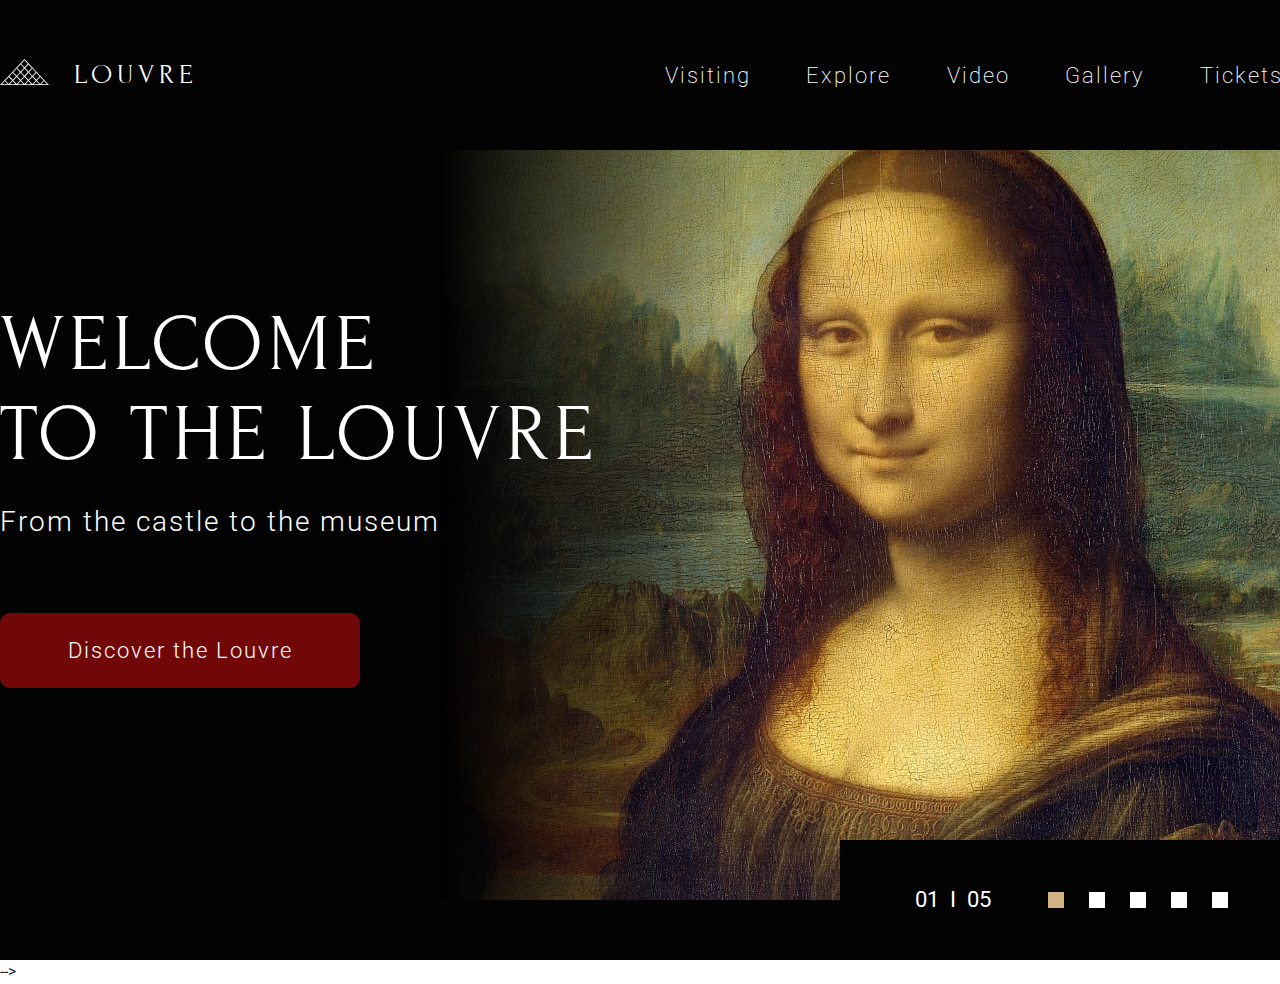
<file: index.html>
<!DOCTYPE html>
<html lang="en">

<head>
    <meta charset="UTF-8">
    <meta http-equiv="X-UA-Compatible" content="IE=edge">
    <meta name="viewport" content="width=device-width, initial-scale=1.0">
    <link rel="stylesheet" href="css/style.min.css">
    <link rel="icon" href="assets/favicon.ico">
    <title>museum</title>
</head>

<body>

    <header class="header">
        <div class="container header-container">
            <div class="logo">
                <div class="logo__img"></div>
                <div class="logo__text">Louvre</div>
            </div>
            <div class="hamburger">
                <span></span>
                <span></span>
                <span></span>
            </div>
            <nav class="header__menu">
                <ul class="menu__list">
                    <li class="menu__item"><a class="title title_light" href="#visiting">Visiting</a></li>
                    <li class="menu__item"><a class="title title_light" href="#explore">Explore</a></li>
                    <li class="menu__item"><a class="title title_light" href="#video">Video</a></li>
                    <li class="menu__item"><a class="title title_light" href="#gallery">Gallery</a></li>
                    <li class="menu__item"><a class="title title_light" href="#tickets">Tickets</a></li>
                    <li class="menu__item"><a class="title title_light" href="#contacts">Contacts</a></li>
                </ul>
            </nav>
        </div>
    </header>
    <main>
        <section class="welcome">
            <div class="container">
                <div class="welcome__wrapper">
                    <div class="welcome__text">
                        <h1 class="section-title section-title_light welcome__title">Welcome <br>
                            to the Louvre</h1>
                        <h2 class="title title_light title_28 welcome__subtitle">From the castle to the museum</h2>
                        <a class="welcome__button button button_discover button_red " href="tours/tour1.html"
                            target="_blank">Discover the Louvre</a>
                    </div>
                    <div class="welcome__slider">
                        <div class="welcome__slider-items">
                            <div class="welcome__slider-item active"></div>
                            <div class="welcome__slider-item "></div>
                            <div class="welcome__slider-item"></div>
                            <div class="welcome__slider-item"></div>
                            <div class="welcome__slider-item"></div>
                        </div>
                        <div class="welcome__slider-pagination">
                            <div class="welcome__slider-numbers">
                                <div class="welcome__slider-current">01</div>
                                <div class="welcome__slider-divider">i</div>
                                <div class="welcome__slider-total">05</div>
                            </div>
                            <div class="welcome__slider-dots">
                                <span class="welcome__slider-dot active"></span>
                                <span class="welcome__slider-dot"></span>
                                <span class="welcome__slider-dot"></span>
                                <span class="welcome__slider-dot"></span>
                                <span class="welcome__slider-dot"></span>
                            </div>
                            <div class="welcome__slider-arrows">
                                <span class="welcome__slider-arrow__left">
                                    <svg width="30" height="8" viewBox="0 0 30 8" xmlns="http://www.w3.org/2000/svg">
                                        <path
                                            d="M5.72254 8C3.90173 6.31339 1.99422 5.08262 0 4.30769V3.69231C1.99422 2.89459 3.90173 1.66382 5.72254 0H7.23988C6.37283 1.4359 5.53468 2.52991 4.72543 3.28205H30V4.71795H4.72543C5.53468 5.47009 6.37283 6.5641 7.23988 8H5.72254Z" />
                                    </svg>
                                </span>
                                <span class="welcome__slider-arrow__right">
                                    <svg width="30" height="8" viewBox="0 0 30 8" xmlns="http://www.w3.org/2000/svg">
                                        <path
                                            d="M24.2775 1.97284e-06C26.0983 1.68661 28.0058 2.91738 30 3.69231L30 4.30769C28.0058 5.10541 26.0983 6.33618 24.2775 8L22.7601 8C23.6272 6.5641 24.4653 5.47009 25.2746 4.71795L3.48964e-07 4.71795L5.01636e-07 3.28205L25.2746 3.28205C24.4653 2.52992 23.6272 1.4359 22.7601 1.86378e-06L24.2775 1.97284e-06Z" />
                                    </svg>
                                </span>
                            </div>
                        </div>
                    </div>
                </div>

            </div>

        </section>
        <!-- <section class="section section-light visiting" id="visiting">
            <div class="container">
                <h2 class="section-title section-title_gold visiting__title">Virtual tour</h2>
                <div class="visiting__wrapper">
                    <a href="tours/tour2.html" target="_blank" class="visiting__card">
                        <img src="assets/img/visiting/royal-palace.jpg" alt="royal-palace" class="visiting__card-img">
                        <h3 class="visiting__card-title">Royal Palace</h3>
                        <p class="visiting__card-tour">360° Virtual Tour</p>
                        <p class="visiting__card-view">Google Street Panorama View </p>
                    </a>
                    <a href="tours/tour3.html" target="_blank" class="visiting__card">
                        <img src="assets/img/visiting/demon-wings.jpg" alt="demon-wings" class="visiting__card-img">
                        <h3 class="visiting__card-title">Denon Wing</h3>
                        <p class="visiting__card-tour">360° Virtual Tour</p>
                        <p class="visiting__card-view">Google Street Panorama View </p>
                    </a>
                    <a href="tours/tour4.html" target="_blank" class="visiting__card">
                        <img src="assets/img/visiting/colonnade.jpg" alt="colonnade" class="visiting__card-img">
                        <h3 class="visiting__card-title">Colonnade Perrault</h3>
                        <p class="visiting__card-tour">360° Virtual Tour</p>
                        <p class="visiting__card-view">Google Street Panorama View </p>
                    </a>
                    <a href="tours/tour5.html" target="_blank" class="visiting__card">
                        <img src="assets/img/visiting/greek-hall.jpg" alt="greek-hall" class="visiting__card-img">
                        <h3 class="visiting__card-title">Greek hall</h3>
                        <p class="visiting__card-tour">360° Virtual Tour</p>
                        <p class="visiting__card-view">Google Street Panorama View </p>
                    </a>
                    <a href="tours/tour6.html" target="_blank" class="visiting__card">
                        <img src="assets/img/visiting/mona-lisa.jpg" alt="mona-lisa" class="visiting__card-img">
                        <h3 class="visiting__card-title">Mona Lisa</h3>
                        <p class="visiting__card-tour">360° Virtual Tour</p>
                        <p class="visiting__card-view">Google Street Panorama View </p>
                    </a>
                    <a href="tours/tour7.html" target="_blank" class="visiting__card">
                        <img src="assets/img/visiting/night-palace.jpg" alt="night-palace" class="visiting__card-img">
                        <h3 class="visiting__card-title">Night Palace</h3>
                        <p class="visiting__card-tour">360° Virtual Tour</p>
                        <p class="visiting__card-view">Google Street Panorama View </p>
                    </a>
                </div>
            </div>
        </section> -->
        <!-- <section class="section section-dark explorer" id="explore">
            <div class="container">
                <div class="explorer__wrapper">
                    <div class="explorer__text">
                        <h2 class="section-title section-title_light explorer__title">Picture explore</h2>
                        <div class="explorer__descr">
                            <p>Las Meninas is a 1656 painting by Diego Velázquez, the leading <br>
                                artist of the Spanish Golden
                                Age.</p>
                            <p>It was cleaned in 1984 to remove a <span>"yellow veil"</span> of dust that had gathered since
                                the previous restoration in the 19th century.</p>
                            <p>The cleaning provoked furious protests, not because the picture had been damaged in any way,
                                but because it looked different.</p>
    
                        </div>
                    </div>
                    <div class="explorer__picture">
                        <img src="assets/img/explore-slider/explorer.png" alt="before restoration">
                    </div>
    
                </div>
            </div>
        </section>
        <section class="section section-light video" id="video">
            <div class="container">
                <div class="video__introduce">
                    <h2 class="section-title section-title_gold video__title">Video journey</h2>
                    <div class="video__descr">Enter and visit one of the most famous museums in the world and enjoy
                        masterpieces such as Mona Lisa or Hammurabi's Code</div>
                </div>
                <div class="video__main">
                    <div class="video__start">
                        <img src="assets/video/play-big.svg" alt="start play">
                    </div>
                    <div class="video__main-video">
                        <video src="assets/video/video0.mp4" poster="assets/video/poster0.jpg"></video>
                        <div class="video__main-control control">
                            <svg class="control__play" width="23" height="31" viewBox="0 0 23 31" fill="none"
                                xmlns="http://www.w3.org/2000/svg">
                                <path d="M23 15.5053L0 0C0 23.3683 0 11.8996 0 31L23 15.5053Z" fill="#B3B3B3" />
                            </svg>
    
                            <input type="range" value="54" min="0" max="100" step="1"
                                class="control__progress control__progress_video">
                            <svg class="control__volume " width="38" height="31" viewBox="0 0 38 31" fill="none"
                                xmlns="http://www.w3.org/2000/svg">
                                <path
                                    d="M19.3511 0C18.875 0 18.4622 0.161587 18.1138 0.484761L8.9609 8.97374H1.76C1.28282 8.97374 0.871122 9.13533 0.522673 9.4585C0.174224 9.78167 0 10.1645 0 10.6061V20.3939C0 20.8355 0.174224 21.2183 0.522673 21.5415C0.871122 21.8647 1.28393 22.0263 1.76 22.0263H8.9609L18.1138 30.5152C18.4622 30.8384 18.8739 31 19.3511 31C19.8283 31 20.24 30.8384 20.5884 30.5152C20.9369 30.1921 21.1111 29.8102 21.1111 29.3677V1.63234C21.1111 1.1908 20.9369 0.807935 20.5895 0.484761C20.2422 0.161587 19.8294 0 19.3522 0H19.3511Z"
                                    fill="#B3B3B3" />
                                <path
                                    d="M29.5979 19.1322C30.3389 18.0151 30.7094 16.8082 30.7094 15.5103C30.7094 14.2125 30.3389 13.0014 29.5979 11.8751C28.8569 10.7487 27.8774 9.95512 26.6561 9.49425C26.4819 9.40952 26.2634 9.36612 26.0027 9.36612C25.5499 9.36612 25.1572 9.52422 24.8258 9.83939C24.4943 10.1566 24.3286 10.5431 24.3286 11.004C24.3286 11.3625 24.4331 11.6653 24.6432 11.9123C24.8532 12.1592 25.1044 12.3731 25.4011 12.5519C25.6966 12.7307 25.9932 12.927 26.2898 13.1409C26.5864 13.3548 26.8387 13.6565 27.0477 14.0492C27.2567 14.4419 27.3612 14.9286 27.3612 15.5083C27.3612 16.088 27.2567 16.5747 27.0477 16.9673C26.8387 17.36 26.5864 17.6628 26.2898 17.8756C25.9932 18.0885 25.6966 18.2859 25.4011 18.4646C25.1044 18.6434 24.8522 18.8573 24.6432 19.1043C24.4342 19.3512 24.3286 19.655 24.3286 20.0126C24.3286 20.4734 24.4954 20.8609 24.8258 21.1771C25.1572 21.4913 25.5488 21.6514 26.0027 21.6514C26.2634 21.6514 26.4819 21.6091 26.6561 21.5233C27.8763 21.0449 28.8569 20.2471 29.5979 19.1291V19.1322Z"
                                    fill="#B3B3B3" />
                                <path
                                    d="M35.7563 22.8582C37.252 20.6112 37.9999 18.1571 37.9999 15.499C37.9999 12.8419 37.252 10.3899 35.7563 8.13971C34.2605 5.89271 32.2811 4.25452 29.819 3.23039C29.591 3.14417 29.362 3.10001 29.1329 3.10001C28.6759 3.10001 28.2796 3.26509 27.9451 3.59525C27.6105 3.92541 27.4443 4.31551 27.4443 4.76764C27.4443 5.44479 27.7874 5.95685 28.4735 6.30489C29.4579 6.80855 30.1269 7.19023 30.4785 7.45099C31.7803 8.38891 32.7967 9.56445 33.5265 10.9797C34.2562 12.395 34.6216 13.9007 34.6216 15.5C34.6216 17.0972 34.2562 18.6039 33.5265 20.0203C32.7967 21.4356 31.7803 22.6111 30.4785 23.549C30.1269 23.8098 29.4579 24.1915 28.4735 24.6951C27.7874 25.0432 27.4443 25.5542 27.4443 26.2324C27.4443 26.6835 27.6116 27.0746 27.9451 27.4048C28.2785 27.7349 28.6833 27.9 29.1585 27.9C29.3694 27.9 29.59 27.8558 29.818 27.7696C32.28 26.7444 34.2605 25.1084 35.7552 22.8593L35.7563 22.8582Z"
                                    fill="#B3B3B3" />
                            </svg>
                            <input type="range" value="40" min="0" max="100" step="1"
                                class="control__progress control__progress_sound">
                            <svg class="control__transform" width="35" height="35" viewBox="0 0 35 35" fill="none"
                                xmlns="http://www.w3.org/2000/svg">
                                <path d="M30.6055 30.7513H22.4097V34.8638H34.7083V22.5069H30.6055V30.7513Z"
                                    fill="#B3B3B3" />
                                <path d="M4.10278 22.5069H0V34.8638H12.2986V30.7513H4.10278V22.5069Z" fill="#B3B3B3" />
                                <path d="M0 12.3569H4.10278V4.12222H12.2986V0H0V12.3569Z" fill="#B3B3B3" />
                                <path d="M22.4097 0V4.12222H30.6055V12.3569H34.7083V0H22.4097Z" fill="#B3B3B3" />
                            </svg>
    
                        </div>
                    </div>
    
                    <!-- <div class="video__main-img"><img src="assets/video/poster0.jpg" alt="poster0"></div> -->

        <!-- </div>
                <div class="video__slider">
                    <div class="video__slider-wrapper">
                        <iframe class="video__slider-item " src="https://www.youtube.com/embed/aWmJ5DgyWPI"
                            title="YouTube video player"
                            allow="accelerometer; autoplay; clipboard-write; encrypted-media; gyroscope; picture-in-picture"
                            allowfullscreen></iframe>
                        <iframe class="video__slider-item " src="https://www.youtube.com/embed/Vi5D6FKhRmo?autoplay=0"
                            title="YouTube video player"
                            allow="accelerometer; autoplay; clipboard-write; encrypted-media; gyroscope; picture-in-picture"
                            allowfullscreen loading="lazy"></iframe>
    
                        <iframe class="video__slider-item " src="https://www.youtube.com/embed/NOhDysLnTvY?autoplay=0"
                            title="YouTube video player"
                            allow="accelerometer; autoplay; clipboard-write; encrypted-media; gyroscope; picture-in-picture"
                            allowfullscreen loading="lazy"></iframe>
                    </div>
                </div>
                <div class="video__slider-pagination">
                    <svg width="10" height="12" viewBox="0 0 10 12" fill="none" xmlns="http://www.w3.org/2000/svg">
                        <path fill-rule="evenodd" clip-rule="evenodd"
                            d="M5.4777 0.219168C5.87773 0.564178 5.94259 1.19347 5.62256 1.62473L2.37578 6.00004L5.62256 10.3753C5.94259 10.8066 5.87773 11.4359 5.4777 11.7809C5.07766 12.1259 4.49394 12.056 4.17391 11.6247L0 6.00004L4.17391 0.375342C4.49394 -0.0559202 5.07766 -0.125842 5.4777 0.219168ZM9.65184 0.219168C10.0519 0.564178 10.1167 1.19347 9.7967 1.62473L6.54992 6.00004L9.7967 10.3753C10.1167 10.8066 10.0519 11.4359 9.65184 11.7809C9.2518 12.1259 8.66808 12.056 8.34805 11.6247L4.17414 6.00004L8.34805 0.375342C8.66808 -0.0559202 9.2518 -0.125842 9.65184 0.219168Z" />
                    </svg>
    
                    <span class="active"></span>
                    <span></span>
                    <span></span>
                    <span></span>
                    <span></span>
                    <svg width="10" height="12" viewBox="0 0 10 12" fill="none" xmlns="http://www.w3.org/2000/svg">
                        <path fill-rule="evenodd" clip-rule="evenodd"
                            d="M0.348163 0.219168C0.748196 -0.125842 1.33192 -0.0559202 1.65195 0.375342L5.82586 6.00004L1.65194 11.6247C1.33192 12.056 0.748195 12.1259 0.348162 11.7809C-0.0518709 11.4359 -0.116729 10.8066 0.203297 10.3753L3.45008 6.00004L0.203298 1.62473C-0.116728 1.19347 -0.05187 0.564177 0.348163 0.219168ZM4.5223 0.219168C4.92234 -0.125841 5.50606 -0.0559197 5.82609 0.375342L10 6.00004L5.82609 11.6247C5.50606 12.056 4.92234 12.1259 4.5223 11.7809C4.12227 11.4359 4.05741 10.8066 4.37744 10.3753L7.62422 6.00004L4.37744 1.62473C4.05741 1.19347 4.12227 0.564178 4.5223 0.219168Z" />
                    </svg>
    
                </div>
            </div>
        </section> -->

        <!-- <section class="section section-dark gallery" id="gallery">
            <div class="container">
                <h2 class="section-title section-title_light">art gallery</h2>
                <div class="gallery__container">
                    <div class="gallery__inner-container">
    
                    </div>
                    <div class="gallery__shadow"></div>
                </div>
    
            </div>
        </section>
        <div class="modal">
    
            <div class="modal__content">
                <div class="modal__booking">
                    <div class="booking__header">
                        <div class="booking__logo">
                            <svg width="85" height="41" viewBox="0 0 49 26" fill="none" xmlns="http://www.w3.org/2000/svg">
                                <path
                                    d="M49 26H0L24.5 0L49 26ZM13.3075 13.1309L16.6442 16.6702L19.981 13.1309L16.6442 9.58115L13.3075 13.1309ZM16.6442 25.0052L19.981 21.466L16.6442 17.9162L13.3075 21.466L16.6442 25.0052ZM32.4083 25.0052L35.745 21.466L32.4083 17.9162L29.019 21.466L32.4083 25.0052ZM28.4673 5.40314C28.4473 5.43762 28.4207 5.46941 28.3885 5.49738C27.3507 6.6178 26.2997 7.73822 25.2357 8.84817C25.1437 8.94241 25.2357 9.00524 25.2357 9.08901L28.3097 12.356L28.4542 12.4921L31.7909 8.96335L28.4673 5.40314ZM8.78847 25.0052L8.91984 24.8691L11.9938 21.6126C12.0428 21.5717 12.0702 21.5173 12.0702 21.4607C12.0702 21.4042 12.0428 21.3498 11.9938 21.3089C11.0611 20.3456 10.1547 19.3613 9.23512 18.3874L8.78847 17.9162L5.45174 21.466L8.78847 25.0052ZM17.2354 8.95288L20.5721 12.4921L20.6772 12.3979L23.8169 9.06806C23.922 8.95288 23.8169 8.89005 23.8169 8.80628L20.7429 5.56021L20.6115 5.42408L17.2354 8.95288ZM17.2354 17.3298L20.5721 20.8691L20.7429 20.7016C21.7413 19.6545 22.7528 18.6073 23.7643 17.4869C23.7926 17.4663 23.8152 17.4412 23.8307 17.4133C23.8461 17.3853 23.8541 17.3551 23.8541 17.3246C23.8541 17.2941 23.8461 17.2639 23.8307 17.2359C23.8152 17.208 23.7926 17.1829 23.7643 17.1623C22.8185 16.1675 21.8727 15.1728 20.9399 14.1675L20.5721 13.7906L17.2354 17.3298ZM32.9995 17.3298L36.3362 20.8691L39.6729 17.3298L36.3362 13.7906L32.9995 17.3298ZM28.4673 13.7801V13.8534L25.3013 17.2147C25.1962 17.3089 25.2357 17.3717 25.3013 17.4555L28.244 20.5969C28.3228 20.6911 28.4147 20.7853 28.5198 20.8901L31.8566 17.3508L28.4673 13.7801ZM12.7295 20.8482C12.7453 20.8175 12.7675 20.7892 12.7952 20.7644L15.9611 17.4031C16.0531 17.2984 15.9611 17.2461 15.9611 17.1623L12.8477 13.8953C12.8069 13.8484 12.7583 13.8061 12.7032 13.7696L9.37962 17.2984L12.7295 20.8482ZM32.3558 16.6597L35.6925 13.1204L32.3558 9.59162L29.019 13.1309L32.3558 16.6597ZM24.4737 8.28272L27.8105 4.74346L24.5263 1.27749H24.4606L21.2552 4.71204C21.2354 4.73712 21.2249 4.76616 21.2249 4.79581C21.2249 4.82546 21.2354 4.8545 21.2552 4.87958L24.4737 8.28272ZM24.4737 16.6597L27.8105 13.1204L24.5 9.58115L21.1633 13.1309L24.4737 16.6597ZM24.4737 25.0366L27.8105 21.4974L24.4737 17.9476L21.1633 21.466L24.4737 25.0366ZM40.2378 25.0366L43.5745 21.4974L40.2509 17.9791H40.1853L36.9668 21.3613C36.8617 21.4764 36.9668 21.5288 36.9668 21.6021L39.5941 24.4398L40.2378 25.0366ZM1.89169 25.2356H7.88204L4.91314 22.0942L1.89169 25.2356ZM41.1705 25.2356H47.1083L44.1394 22.0942L41.1705 25.2356ZM23.5542 25.2356L20.5721 22.0942L17.5901 25.2356H23.5542ZM33.3147 25.2356H39.2525L36.2836 22.0942L33.3147 25.2356ZM31.3968 25.2356L28.4279 22.0942L25.459 25.2356H31.3968ZM15.6327 25.2356L12.6638 22.0942L9.69491 25.2356H15.6327Z" />
                            </svg>
                        </div>
                        <h2 class="booking__title">Booking tickets</h2>
                        <h5 class="booking__subtitle">Tour to Louvre</h5>
                    </div>
                    <form class="booking__form">
                        <div class="booking__date-input">
                            <div>
                                <label class="booking__label" id="label-date" for="date"> Date </label>
                                <input class="booking__date-date" name="date" id="date" type="date">
                            </div>
                            <div>
                                <label class="booking__label" id="label-time" for="time">Time</label>
                                <input class="booking__date-time" name="time" id="time" type="time">
                            </div>
                        </div>
                        <div class="booking__input">
                            <span class="booking__input-icon booking__input-icon_name"></span>
                            <input class="booking__input-name" name="name" id="name" type="text" placeholder="Name">
                        </div>
                        <div class="booking__input">
                            <span class="booking__input-icon booking__input-icon_email"></span>
                            <input name="email" id="email" type="email" placeholder="E-mail">
                        </div>
                        <div class="booking__input">
                            <span class="booking__input-icon booking__input-icon_phone"></span>
                            <input name="phone" id="phone" type="text" placeholder="Phone">
                        </div>
                        <div class="booking__input">
                            <span class="booking__theme-placeholder">Ticket type</span>
                            <span class="booking__theme-icon"></span>
                            <select name="theme" id="theme" class="booking__theme" required="required">
                                <option value="">Permanent exhibition</option>
                                <option selected>Temprory exhibition</option>
                                <option>Combined Admission</option>
                            </select>
                        </div>
                        <div class="booking__entry">
                            <div class="booking__entry-title">Entry ticket</div>
                            <div class="booking__buttons">
                                <div class="booking__button">
                                    <div class="booking__category">Basic 18+</div>
                                    <div class="booking__button-wrapper">
                                        <button class="button btn-right" type="button"
                                            onclick="this.nextElementSibling.stepDown()">–</button>
                                        <input type="number" min="0" max="20" value="1" readonly>
                                        <button class="button btn-left" type="button"
                                            onclick="this.previousElementSibling.stepUp()">+</button>
                                    </div>
                                </div>
                                <div class="booking__button">
                                    <div class="booking__category">Senior 65+</div>
                                    <div class="booking__button-wrapper">
                                        <button class="button btn-right" type="button"
                                            onclick="this.nextElementSibling.stepDown()">–</button>
                                        <input type="number" min="0" max="20" value="1" readonly>
                                        <button class="button btn-left" type="button"
                                            onclick="this.previousElementSibling.stepUp()">+</button>
                                    </div>
                                </div>
                            </div>
                        </div>
                    </form>
                </div>
                <div class="modal__payment payment">
                    <div class="payment__header">
                        <div class="payment__header-info">
                            <h5 class="payment__header-title">Overview</h5>
                            <h6 class="payment__header-subtitle">Tour to Louvre</h6>
                            <div class="payment__header-content">
                                <img src="assets/svg/booking/date.svg" alt="date">
                                <span>Friday, August 19</span>
                            </div>
                            <div class="payment__header-content">
                                <img src="assets/svg/booking/time.svg" alt="time">
                                <span>16 : 30</span>
    
                            </div>
                            <div class="payment__header-content">
                                <img src="assets/svg/booking/check.svg" alt="check">
                                <span>Temporary exhibition</span>
                            </div>
    
                        </div>
                        <div class="payment__header-img"><img src="assets/img/booking/booking.png" alt="booking"></div>
                    </div>
                    <div class="payment__price">
                        <div class="payment__price-item">
                            <span>2</span>
                            <div class="payment__price-title">Basic (20 €)</div>
                            <div class="payment__price-count">40 €</div>
                        </div>
                        <div class="payment__price-item">
                            <span>2</span>
                            <div class="payment__price-title">Senior (10 €)</div>
                            <div class="payment__price-count">20 €</div>
                        </div>
                        <div class="payment__price-total">
                            <span>Total:</span>
                            <span class="bold">60 €</span>
                        </div>
                    </div>
                    <div class="payment__card card">
                        <div class="card__front">
                            <form class="card__form">
                                <div class="card__number ">
                                    <label class="single" for="name">Card number</label>
                                    <input name="card-number" id="card-number" type="text">
                                </div>
                                <div class="card__date">
                                    <label class="single" for="month"> Expiration date</label>
                                    <div>
                                        <input name="month" id="month" type="text" value="03" min="1" max="12">
                                        <input name="year" id="year" type="text" value="2024" min="2020" max="2030">
                                    </div>
                                </div>
                                <div class="card__img">
                                    <img src="assets/svg/booking/Mastercard.svg" alt="Mastercard">
                                    <img src="assets/svg/booking/Visa.svg" alt="Visa">
                                </div>
                                <div class="card__holder">
                                    <label class="single" for="card-holder">Cardholder name</label>
                                    <input name="card-holder" id="card-holder" type="text">
    
                                </div>
                            </form>
                        </div>
                        <div class="card__back">
                            <div class="card__back-line">
                                <div class="card__back-input">
                                    <label class="single" for="name">CVC/CVV</label>
                                    <input name="card-cvc" id="card-cvc" type="text">
                                    <span>The last 3 or 4 digits on back of the card</span>
                                </div>
                            </div>
                        </div>
                    </div>
                    <button class="button payment__button ripple">
                        Book
                    </button>
                </div>
                <span class="close"><img src="assets/svg/booking/close.svg" alt="close"></span>
            </div>
    
        </div>
        <section class="section section_light tickets" id="tickets">
            <div class="container">
                <h2 class="section-title section-title_gold tickets__title">BUY TICKETS</h2>
                <div class="tickets__wrapper">
                    <div class="tickets__img"><img src="assets/img/tickets.jpg" alt="img for ticket section"></div>
                    <div class="tickets__buy">
                        <div class="tickets__buy-type">
                            <div class="tickets__buy-title">Ticket Type</div>
                            <div class="tickets__buy-radio radio">
                                <label class="radio__container">Permanent exhibition
                                    <input type="radio" name="radio" checked="checked">
                                    <span class="radio__checkmark"></span>
                                </label>
                                <label class="radio__container">Temporary exhibition
                                    <input type="radio" name="radio">
                                    <span class="radio__checkmark"></span>
                                </label>
                                <label class="radio__container">Combined Admission
                                    <input type="radio" name="radio">
                                    <span class="radio__checkmark"></span>
                                </label>
                            </div>
                        </div>
                        <div class="tickets__buy-amount">
                            <div class="tickets__buy-title tickets__buy-title_right">Amount</div>
                            <div class="tickets__buttons">
                                <div class="tickets__category">Basic 18+</div>
                                <div class="tickets__button">
    
                                    <button class="btn-right" type="button"
                                        onclick="this.nextElementSibling.stepDown()">–</button>
                                    <input type="number" min="0" max="20" value="1" readonly>
                                    <button class="btn-left" type="button"
                                        onclick="this.previousElementSibling.stepUp()">+</button>
                                </div>
                                <div class="tickets__category">Senior 65+</div>
                                <div class="tickets__button">
    
                                    <button class="btn-right" type="button"
                                        onclick="this.nextElementSibling.stepDown()">–</button>
                                    <input type="number" min="0" max="20" value="1" readonly>
                                    <button class="btn-left" type="button"
                                        onclick="this.previousElementSibling.stepUp()">+</button>
                                </div>
                            </div>
                            <h4 class="tickets__total">Total €<span>220</span></h4>
                            <button class="button button_buy" id="myBtn">
                                Buy Now
                            </button>
                        </div>
                    </div>
                </div>
            </div>
        </section>
        <div class="parallax">
    
        </div>
    
        <section class="section section_light contacts" id="contacts">
            <div class="container">
                <h2 class="section-title section-title_gold contacts__title">Contacts</h2>
                <div class="contacts__wrapper">
                    <div class="contacts__contact">
                        <h4 class="contacts__subtitle">Palais Royal <br>
                            Musee du Louvre</h4>
                        <ul>
                            <li class="contacts__item">address: 75001 Paris, France</li>
                            <li class="contacts__item"> <a href="tel:+330140205050">phone: +33(0) 1 40 20 50 50</a>
                            </li>
                            <li class="contacts__item"> <a href="mailto:info@louvre.fr">mail: info@louvre.fr</a>
                            </li>
                        </ul>
                    </div>
                    <div class="contacts__map">
                        <img src="assets/img/map.png" alt="map">
                    </div>
                </div>
            </div>
        </section> --> -->
    </main>

    <!-- 

    <footer class="section section-dark footer">
        <div class="container">
            <div class="footer__up">
                <div class="logo">
                    <div class="logo__img"></div>
                    <div class="logo__text">Louvre</div>
                </div>
                <nav class="footer__navigation">
                    <ul class="footer__navigation-list">
                        <li class="footer__navigation-item"><a class="title title_light" href="#visiting">Visiting</a>
                        </li>
                        <li class="footer__navigation-item"><a class="title title_light" href="#explorer">Explore</a>
                        </li>
                        <li class="footer__navigation-item"><a class="title title_light" href="#video">Video</a></li>
                    </ul>
                    <ul class="footer__navigation-list">
                        <li class="footer__navigation-item"><a class="title title_light" href="#gallery">Gallery</a>
                        </li>
                        <li class="footer__navigation-item"><a class="title title_light" href="#tickets">Tickets</a>
                        </li>
                        <li class="footer__navigation-item"><a class="title title_light" href="#contacts">Contacts</a>
                        </li>
                    </ul>
                </nav>
                <ul class="footer__socials">

                    <li>
                        <a href="https://www.youtube.com/user/louvre" target="_blank" class="footer__socials-item"> <svg
                                width="24" height="24" viewBox="0 0 24 24" xmlns="http://www.w3.org/2000/svg">
                                <path
                                    d="M10.03 15.38V8.62L15.97 12L10.03 15.38ZM23.23 6.5C23.1026 6.01772 22.8508 5.57733 22.4998 5.22285C22.1488 4.86838 21.711 4.61222 21.23 4.48C19.46 4 12.35 4 12.35 4C12.35 4 5.25 4 3.48 4.48C2.99901 4.61222 2.56115 4.86838 2.21018 5.22285C1.85921 5.57733 1.60743 6.01772 1.48 6.5C1 8.28 1 12 1 12C1 12 1 15.72 1.47 17.5C1.5983 17.9835 1.85159 18.4247 2.20441 18.7793C2.55723 19.1338 2.99717 19.3893 3.48 19.52C5.25 20 12.36 20 12.36 20C12.36 20 19.46 20 21.23 19.52C21.711 19.3878 22.1488 19.1316 22.4998 18.7771C22.8508 18.4227 23.1026 17.9823 23.23 17.5C23.71 15.72 23.71 12 23.71 12C23.71 12 23.71 8.28 23.24 6.5H23.23Z" />
                            </svg></a>
                    </li>
                    <li>
                        <a href="https://www.instagram.com/museelouvre/" target="_blank"
                            class="footer__socials-item"><svg width="24" height="24" viewBox="0 0 24 24" fill="none"
                                xmlns="http://www.w3.org/2000/svg">
                                <path
                                    d="M13.0202 2C14.8202 2 15.2002 2.02 16.1202 2.06C17.1802 2.11 17.9102 2.28 18.5402 2.53C19.2002 2.78 19.7602 3.13 20.3102 3.68C20.8702 4.23 21.2102 4.79 21.4702 5.45C21.7202 6.08 21.8802 6.81 21.9302 7.88C21.9802 8.83 21.9902 9.2 21.9902 11.2V12.8C21.9902 14.8 21.9802 15.17 21.9302 16.12C21.9144 16.9468 21.7589 17.7651 21.4702 18.54C21.2102 19.2 20.8702 19.76 20.3202 20.31C19.7602 20.87 19.2002 21.21 18.5402 21.47C17.9102 21.72 17.1802 21.88 16.1202 21.93C15.1702 21.98 14.7902 21.99 12.7902 21.99H11.2002C9.20015 21.99 8.83015 21.98 7.87015 21.93C7.04333 21.9141 6.22515 21.7586 5.45015 21.47C4.78376 21.2195 4.17981 20.8271 3.68015 20.32C3.16796 19.8186 2.77199 19.211 2.52015 18.54C2.23177 17.765 2.07626 16.9468 2.06015 16.12C2.01113 15.0874 1.99112 14.0537 2.00015 13.02V10.97C2.00015 9.17 2.02015 8.79 2.06015 7.87C2.11015 6.81 2.28015 6.08 2.52015 5.45C2.78015 4.79 3.12015 4.23 3.68015 3.68C4.17533 3.16743 4.78059 2.77418 5.45015 2.53C6.22461 2.23821 7.04278 2.07931 7.87015 2.06C8.79015 2.02 9.17015 2 10.9702 2H13.0202ZM13.0402 3.8H10.9502C9.22015 3.8 8.85015 3.82 7.95015 3.86C6.98015 3.9 6.45015 4.06 6.10015 4.2C5.63015 4.38 5.30015 4.6 4.95015 4.95C4.60015 5.3 4.38015 5.63 4.20015 6.1C4.07015 6.45 3.90015 6.98 3.86015 7.96C3.82015 8.86 3.80015 9.22 3.80015 10.96V13.04C3.80015 14.78 3.82015 15.14 3.86015 16.04C3.90015 17.01 4.06015 17.54 4.20015 17.89C4.38015 18.36 4.60015 18.69 4.95015 19.04C5.30015 19.39 5.63015 19.61 6.10015 19.79C6.45015 19.93 6.98015 20.09 7.96015 20.13C8.93015 20.18 9.28015 20.19 11.4402 20.19H12.5502C14.7202 20.19 15.0602 20.18 16.0402 20.13C17.0102 20.09 17.5402 19.93 17.8902 19.79C18.3602 19.61 18.6902 19.39 19.0402 19.04C19.3902 18.69 19.6102 18.36 19.7902 17.89C19.9302 17.54 20.0902 17.01 20.1302 16.04C20.1802 15.06 20.1902 14.72 20.1902 12.55V11.45C20.1902 9.28 20.1802 8.93 20.1302 7.95C20.0902 6.98 19.9302 6.45 19.7902 6.1C19.6292 5.66543 19.373 5.27246 19.0402 4.95C18.7179 4.61692 18.3249 4.3606 17.8902 4.2C17.2971 3.98317 16.6716 3.86822 16.0402 3.86C15.0409 3.81227 14.0405 3.79226 13.0402 3.8ZM12.0002 6.86C13.362 6.86 14.6681 7.40101 15.6311 8.36401C16.5941 9.32701 17.1352 10.6331 17.1352 11.995C17.1352 13.3569 16.5941 14.663 15.6311 15.626C14.6681 16.589 13.362 17.13 12.0002 17.13C10.6383 17.13 9.33216 16.589 8.36916 15.626C7.40616 14.663 6.86515 13.3569 6.86515 11.995C6.86515 10.6331 7.40616 9.32701 8.36916 8.36401C9.33216 7.40101 10.6383 6.86 12.0002 6.86ZM12.0002 8.66C11.1157 8.66 10.2674 9.01136 9.64195 9.6368C9.01652 10.2622 8.66515 11.1105 8.66515 11.995C8.66515 12.8795 9.01652 13.7278 9.64195 14.3532C10.2674 14.9786 11.1157 15.33 12.0002 15.33C12.8847 15.33 13.7329 14.9786 14.3584 14.3532C14.9838 13.7278 15.3352 12.8795 15.3352 11.995C15.3352 11.1105 14.9838 10.2622 14.3584 9.6368C13.7329 9.01136 12.8847 8.66 12.0002 8.66ZM17.3302 5.46C17.6484 5.46 17.9536 5.58643 18.1787 5.81147C18.4037 6.03652 18.5302 6.34174 18.5302 6.66C18.5302 6.97826 18.4037 7.28348 18.1787 7.50853C17.9536 7.73357 17.6484 7.86 17.3302 7.86C17.0119 7.86 16.7067 7.73357 16.4816 7.50853C16.2566 7.28348 16.1302 6.97826 16.1302 6.66C16.1302 6.34174 16.2566 6.03652 16.4816 5.81147C16.7067 5.58643 17.0119 5.46 17.3302 5.46Z" />
                            </svg></a>
                    </li>

                    <li>
                        <a href="https://www.facebook.com/museedulouvre" target="_blank"
                            class="footer__socials-item"><svg width="24" height="24" viewBox="0 0 24 24"
                                xmlns="http://www.w3.org/2000/svg">
                                <path
                                    d="M9.78 22L9.75 13.25H6V9.5H9.75V7C9.75 3.63 11.84 2 14.85 2C16.29 2 17.53 2.1 17.89 2.15V5.68H15.8C14.17 5.68 13.85 6.46 13.85 7.6V9.5H18.5L17.25 13.25H13.85V22H9.78Z" />
                            </svg>
                        </a>
                    </li>

                    <li>
                        <a href="http://twitter.com/museelouvre" target="_blank" class="footer__socials-item"><svg
                                width="24" height="24" viewBox="0 0 24 24" fill="none"
                                xmlns="http://www.w3.org/2000/svg">
                                <path
                                    d="M22 5.88C21.25 6.25 20.5 6.38 19.62 6.5C20.5 6 21.12 5.25 21.37 4.25C20.5606 4.73131 19.6743 5.06959 18.75 5.25C17.9485 4.46227 16.8737 4.01446 15.75 4C13.62 4 11.75 5.88 11.75 8.13C11.75 8.5 11.75 8.75 11.88 9C10.2422 8.93823 8.63643 8.52707 7.17046 7.79408C5.70448 7.0611 4.41212 6.02321 3.38 4.75C3.00812 5.39563 2.83425 6.13634 2.88 6.88C2.89162 7.55196 3.06825 8.21077 3.39434 8.79842C3.72043 9.38608 4.18597 9.88456 4.75 10.25C4.12 10.25 3.5 10 2.87 9.75C2.87 11.75 4.25 13.38 6.12 13.75C5.75 13.88 5.37 13.88 5 13.88C4.75 13.88 4.5 13.88 4.25 13.75C4.75 15.38 6.25 16.63 8.13 16.63C6.67779 17.7963 4.8622 18.4156 3 18.38H2C3.87496 19.5591 6.03554 20.2056 8.25 20.25C15.75 20.25 19.88 14 19.88 8.62V8.12C20.7387 7.53355 21.4617 6.76969 22 5.88Z" />
                            </svg>
                        </a>
                    </li>

                    <li>
                        <a href="https://www.pinterest.fr/museedulouvre/" target="_blank"
                            class="footer__socials-item"><svg width="24" height="24" viewBox="0 0 24 24" fill="none"
                                xmlns="http://www.w3.org/2000/svg">
                                <path
                                    d="M12.0002 2C9.67571 2.00824 7.42667 2.82602 5.63977 4.31277C3.85286 5.79952 2.63972 7.86234 2.20891 10.1466C1.77809 12.4309 2.15652 14.7939 3.27913 16.8293C4.40174 18.8648 6.1984 20.4456 8.36023 21.3C8.26023 20.51 8.19023 19.3 8.39023 18.43L9.56023 13.46C9.56023 13.46 9.26023 12.86 9.26023 11.98C9.26023 10.59 10.0702 9.56 11.0802 9.56C11.9302 9.56 12.3502 10.2 12.3502 10.96C12.3502 11.82 11.8002 13.1 11.5102 14.29C11.2702 15.29 12.0102 16.1 13.0002 16.1C14.7802 16.1 16.1402 14.23 16.1402 11.53C16.1402 9.13 14.4202 7.47 11.9602 7.47C11.3758 7.44433 10.7923 7.53734 10.2448 7.74342C9.69733 7.94951 9.19729 8.26438 8.77487 8.66904C8.35245 9.07371 8.01641 9.55977 7.78702 10.0979C7.55763 10.636 7.43966 11.215 7.44023 11.8C7.44023 12.66 7.77023 13.58 8.18023 14.08C8.26023 14.18 8.27023 14.27 8.24023 14.37L7.96023 15.5C7.92023 15.68 7.81023 15.73 7.63023 15.64C6.37023 15.05 5.59023 13.24 5.59023 11.76C5.59023 8.61 7.89023 5.72 12.2102 5.72C15.6702 5.72 18.3802 8.18 18.3802 11.49C18.3802 14.94 16.2002 17.71 13.1802 17.71C12.1802 17.71 11.2202 17.18 10.9002 16.56L10.2702 18.93C9.97509 19.8577 9.55811 20.7421 9.03023 21.56C10.4041 21.9816 11.8526 22.1021 13.2772 21.9133C14.7018 21.7245 16.069 21.2309 17.2856 20.4661C18.5023 19.7014 19.5398 18.6833 20.3275 17.4814C21.1152 16.2795 21.6346 14.9219 21.8504 13.5011C22.0661 12.0804 21.9731 10.6298 21.5776 9.24822C21.1822 7.86664 20.4936 6.58652 19.5588 5.49506C18.6241 4.40359 17.465 3.52642 16.1607 2.9233C14.8563 2.32017 13.4373 2.00525 12.0002 2Z" />
                            </svg>
                        </a>
                    </li>
                </ul>
            </div>
            <div class="footer__down">
                <p>© 2021</p>
                <p>The Rolling Scopes School</p>
                <a href="https://github.com/NadyaR9" target="_blank">NadyaR9</a>
            </div>
        </div>
        <div class="footer__divider"></div>
    </footer> -->
    <script type="module" src="index.js"></script>

</body>

</html>
</file>
<file: css/style.min.css>
/*!
 * Bootstrap Reboot v4.3.1 (https://getbootstrap.com/)
 * Copyright 2011-2019 The Bootstrap Authors
 * Copyright 2011-2019 Twitter, Inc.
 * Licensed under MIT (https://github.com/twbs/bootstrap/blob/master/LICENSE)
 * Forked from Normalize.css, licensed MIT (https://github.com/necolas/normalize.css/blob/master/LICENSE.md)
 */@import url("https://fonts.googleapis.com/css2?family=Forum&family=Roboto:wght@100;300;500;700&display=swap");*,::after,::before{-webkit-box-sizing:border-box;box-sizing:border-box}html{font-family:sans-serif;line-height:1.15;-webkit-text-size-adjust:100%;-webkit-tap-highlight-color:transparent}article,aside,figcaption,figure,footer,header,hgroup,main,nav,section{display:block}body{margin:0;font-family:-apple-system,BlinkMacSystemFont,"Segoe UI",Roboto,"Helvetica Neue",Arial,"Noto Sans",sans-serif,"Apple Color Emoji","Segoe UI Emoji","Segoe UI Symbol","Noto Color Emoji";font-size:1rem;font-weight:400;line-height:1.5;color:#212529;text-align:left;background-color:#fff}[tabindex="-1"]:focus{outline:0 !important}hr{-webkit-box-sizing:content-box;box-sizing:content-box;height:0;overflow:visible}h1,h2,h3,h4,h5,h6{margin-top:0;margin-bottom:.5rem}p{margin-top:0;margin-bottom:1rem}abbr[data-original-title],abbr[title]{text-decoration:underline;-webkit-text-decoration:underline dotted;text-decoration:underline dotted;cursor:help;border-bottom:0;-webkit-text-decoration-skip-ink:none;text-decoration-skip-ink:none}address{margin-bottom:1rem;font-style:normal;line-height:inherit}dl,ol,ul{margin-top:0;margin-bottom:1rem}ol ol,ol ul,ul ol,ul ul{margin-bottom:0}dt{font-weight:700}dd{margin-bottom:.5rem;margin-left:0}blockquote{margin:0 0 1rem}b,strong{font-weight:bolder}small{font-size:80%}sub,sup{position:relative;font-size:75%;line-height:0;vertical-align:baseline}sub{bottom:-.25em}sup{top:-.5em}a{color:#007bff;text-decoration:none;background-color:transparent}a:hover{color:#0056b3;text-decoration:underline}a:not([href]):not([tabindex]){color:inherit;text-decoration:none}a:not([href]):not([tabindex]):focus,a:not([href]):not([tabindex]):hover{color:inherit;text-decoration:none}a:not([href]):not([tabindex]):focus{outline:0}code,kbd,pre,samp{font-family:SFMono-Regular,Menlo,Monaco,Consolas,"Liberation Mono","Courier New",monospace;font-size:1em}pre{margin-top:0;margin-bottom:1rem;overflow:auto}figure{margin:0 0 1rem}img{vertical-align:middle;border-style:none}svg{overflow:hidden;vertical-align:middle}table{border-collapse:collapse}caption{padding-top:.75rem;padding-bottom:.75rem;color:#6c757d;text-align:left;caption-side:bottom}th{text-align:inherit}label{display:inline-block;margin-bottom:.5rem}button{border-radius:0}button:focus{outline:1px dotted;outline:5px auto -webkit-focus-ring-color}button,input,optgroup,select,textarea{margin:0;font-family:inherit;font-size:inherit;line-height:inherit}button,input{overflow:visible}button,select{text-transform:none}select{word-wrap:normal}[type=button],[type=reset],[type=submit],button{-webkit-appearance:button}[type=button]:not(:disabled),[type=reset]:not(:disabled),[type=submit]:not(:disabled),button:not(:disabled){cursor:pointer}[type=button]::-moz-focus-inner,[type=reset]::-moz-focus-inner,[type=submit]::-moz-focus-inner,button::-moz-focus-inner{padding:0;border-style:none}input[type=checkbox],input[type=radio]{-webkit-box-sizing:border-box;box-sizing:border-box;padding:0}input[type=date],input[type=datetime-local],input[type=month],input[type=time]{-webkit-appearance:listbox}textarea{overflow:auto;resize:vertical}fieldset{min-width:0;padding:0;margin:0;border:0}legend{display:block;width:100%;max-width:100%;padding:0;margin-bottom:.5rem;font-size:1.5rem;line-height:inherit;color:inherit;white-space:normal}progress{vertical-align:baseline}[type=number]::-webkit-inner-spin-button,[type=number]::-webkit-outer-spin-button{height:auto}[type=search]{outline-offset:-2px;-webkit-appearance:none}[type=search]::-webkit-search-decoration{-webkit-appearance:none}::-webkit-file-upload-button{font:inherit;-webkit-appearance:button}output{display:inline-block}summary{display:list-item;cursor:pointer}template{display:none}[hidden]{display:none !important}:root{--bg-dark: #030303;--dark-red: #710707;--font-gold: #9d8665;--font-light: #FFFFFF;--fz-section: 80px;--font2: 'Forum', sans-serif}*{font-family:'Roboto', sans-serif;outline:none}h1,h2,ul,li{padding:0;margin:0}p{margin:0}html{scroll-behavior:smooth}.section{padding:75px 0}.section-dark{background:var(--bg-dark)}.section-light{background:var(--font-light)}.container{margin:0 auto;width:1440px}.button{border:none;-webkit-transition:all 0.5s;transition:all 0.5s;font-style:normal;font-weight:400}.button_discover{width:360px;height:75px;border-radius:10px;font-weight:300;font-size:22px;letter-spacing:2px}.button_buy{width:175px;height:50px;background:var(--bg-dark);font-weight:300;font-size:22px;line-height:26px;text-align:center;letter-spacing:2px;color:#FFFFFF}.button_red{background:var(--dark-red);color:var(--font-light)}.button_light{background:var(--font-light)}.button:focus{outline:none;border:none}.button:hover{background:var(--font-gold)}.ripple{overflow:hidden}.circle{position:absolute;background-color:var(--dark-red);width:50px;height:50px;border-radius:50%;-webkit-transform:translate(-50%, -50%) scale(0);transform:translate(-50%, -50%) scale(0);-webkit-animation:scale 0.5s ease-out;animation:scale 0.5s ease-out;z-index:10}@-webkit-keyframes scale{to{-webkit-transform:translate(-50%, -50%) scale(3);transform:translate(-50%, -50%) scale(3);opacity:0}}@keyframes scale{to{-webkit-transform:translate(-50%, -50%) scale(3);transform:translate(-50%, -50%) scale(3);opacity:0}}@media (max-width: 1024px){.button_discover{width:300px;height:60px;font-size:20px}}.section-title{font-family:var(--font2);font-style:normal;font-weight:400;font-size:var(--fz-section);line-height:90px;text-transform:uppercase;letter-spacing:5px;-webkit-transition:all 0.3s;transition:all 0.3s}.section-title_dark{color:var(--bg-dark)}.section-title_light{color:var(--font-light)}.section-title_gold{color:var(--font-gold)}.title{font-style:normal;font-weight:400;letter-spacing:0.05em;color:var(--bg-dark);-webkit-transition:all 0.3s;transition:all 0.3s}.title_light{color:var(--font-light)}.title_32{font-size:32px}.title_28{font-weight:300;font-size:28px}.title_22{font-size:22px}.title_18{font-size:18px}.title:hover{color:var(--font-gold)}.header{background:var(--bg-dark)}.header-container{display:-webkit-box;display:-ms-flexbox;display:flex;-webkit-box-pack:justify;-ms-flex-pack:justify;justify-content:space-between;-webkit-box-align:center;-ms-flex-align:center;align-items:center;background:var(--bg-dark)}.header__menu{max-width:775px}.hamburger{display:none}.menu__list{width:775px;height:150px;padding-left:0;margin-bottom:0;list-style-type:none;display:-webkit-box;display:-ms-flexbox;display:flex;-webkit-box-pack:justify;-ms-flex-pack:justify;justify-content:space-between;-webkit-box-align:center;-ms-flex-align:center;align-items:center}.menu__item{list-style:none}.menu__item a{text-decoration:none;font-size:22px;letter-spacing:2px;font-weight:200}.logo{height:33px;width:199px;display:-webkit-box;display:-ms-flexbox;display:flex;-webkit-box-pack:justify;-ms-flex-pack:justify;justify-content:space-between;-webkit-box-align:start;-ms-flex-align:start;align-items:flex-start}.logo__img{width:49px;height:26px;background-image:url("../assets/svg/logo.svg")}.logo__text{width:125px;font-family:var(--font2);font-weight:400;font-size:28px;line-height:31px;letter-spacing:5px;text-transform:uppercase;color:var(--font-light)}.welcome{height:810px;padding-bottom:60px;background:var(--bg-dark)}.welcome__wrapper{display:-webkit-box;display:-ms-flexbox;display:flex;position:relative;height:750px}.welcome__slider-item{background:-webkit-gradient(linear, left top, right top, from(#000), color-stop(16.19%, rgba(0,0,0,0.5)), color-stop(30.73%, rgba(0,0,0,0))),url(../assets/img/welcome-slider/1.jpg),center/contain;background:linear-gradient(90deg, #000 0%, rgba(0,0,0,0.5) 16.19%, rgba(0,0,0,0) 30.73%),url(../assets/img/welcome-slider/1.jpg),center/contain;background-repeat:no-repeat;display:none;height:100%;width:1000px;position:absolute;right:0;top:0}.welcome__slider-item.active{display:block}.welcome__slider-dot{width:16px;height:16px;background:#FFFFFF;-webkit-transition:0.5s all;transition:0.5s all;cursor:pointer}.welcome__slider-dot:hover{background:var(--font-gold)}.welcome__slider-dots{width:180px;display:-webkit-box;display:-ms-flexbox;display:flex;-webkit-box-pack:justify;-ms-flex-pack:justify;justify-content:space-between}.welcome__slider-dot.active{background:#D2B183}.welcome__slider-numbers{width:76px;display:-webkit-box;display:-ms-flexbox;display:flex;-webkit-box-pack:justify;-ms-flex-pack:justify;justify-content:space-between;-webkit-box-align:center;-ms-flex-align:center;align-items:center;font-weight:400;font-size:22px;line-height:40px;text-transform:uppercase;color:#FFFFFF}.welcome__slider-arrows{width:80px;display:-webkit-box;display:-ms-flexbox;display:flex;-webkit-box-pack:justify;-ms-flex-pack:justify;justify-content:space-between;cursor:pointer}.welcome__slider-arrows svg{-webkit-transition:0.5s all;transition:0.5s all;fill:#FFFFFF}.welcome__slider-arrows svg:hover{fill:var(--font-gold)}.welcome__slider-pagination{width:600px;height:120px;position:absolute;right:0;bottom:-60px;background:var(--bg-dark);padding:0 75px;display:-webkit-box;display:-ms-flexbox;display:flex;-webkit-box-pack:justify;-ms-flex-pack:justify;justify-content:space-between;-webkit-box-align:center;-ms-flex-align:center;align-items:center}.welcome__text{z-index:2;margin-top:150px;width:598px;height:388px}.welcome a{color:var(--font-light);text-decoration:none}.welcome__button{margin-top:75px;display:-webkit-box;display:-ms-flexbox;display:flex;-webkit-box-pack:center;-ms-flex-pack:center;justify-content:center;-webkit-box-align:center;-ms-flex-align:center;align-items:center}.welcome__subtitle{margin-top:25px;line-height:33px;letter-spacing:2px}.visiting__title{position:relative}.visiting__title:before{content:'';position:absolute;left:0;top:115px;height:3px;width:100%;background:#710707}.visiting__wrapper{margin-top:103px;width:100%;display:-webkit-box;display:-ms-flexbox;display:flex;-ms-flex-wrap:wrap;flex-wrap:wrap;-webkit-column-gap:60px;column-gap:60px;row-gap:75px}.visiting__card{display:block;position:relative}.visiting__card-img{width:440px;height:285px}.visiting__card-title{margin-top:25px;font-family:var(--font2);font-weight:400;font-size:32px;line-height:35px;letter-spacing:5px;text-transform:uppercase;color:#000000}.visiting__card-tour{margin-top:22px;font-weight:200;font-size:22px;line-height:26px;color:#000000}.visiting__card-view{margin-top:10px;font-weight:200;font-size:18px;line-height:21px;color:#000000}.visiting__card:hover{text-decoration:none;-webkit-transition:0.5s all;transition:0.5s all}.visiting__card:hover:before{content:'';-webkit-transition:0.5s all;transition:0.5s all;position:absolute;width:440px;height:2px;left:0;top:355px;background:#710707}.visiting__card:before{content:'';-webkit-transition:0.5s all;transition:0.5s all;position:absolute;width:300px;height:2px;left:0;top:355px;background:#710707}.explorer__wrapper{display:-webkit-box;display:-ms-flexbox;display:flex;gap:60px}.explorer__title{position:relative}.explorer__title:before{content:'';position:absolute;left:0;top:115px;height:3px;width:100%;background:#710707}.explorer__descr{margin-top:103px;width:660px;font-style:normal;font-weight:300;font-size:22px;line-height:38px;color:var(--font-light)}.explorer__descr p{padding-bottom:26px}.explorer__descr span{color:var(--font-gold)}.explorer__picture{margin-top:16px;width:720px;height:700px}.video__introduce{display:-webkit-box;display:-ms-flexbox;display:flex;-webkit-box-pack:justify;-ms-flex-pack:justify;justify-content:space-between}.video__descr{width:720px;font-weight:300;font-size:22px;line-height:38px;display:-webkit-box;display:-ms-flexbox;display:flex;-webkit-box-align:center;-ms-flex-align:center;align-items:center;color:#000000}.video__title{letter-spacing:5px}.video__main{position:relative;margin-top:75px;font-size:0}.video__main-video{width:100%;height:735px;overflow:hidden;padding:0;margin:0}.video__main-video video{width:100%;height:100%;-o-object-fit:fill;object-fit:fill}.video__main-control{position:absolute;bottom:0;right:0;padding:0 30px;width:100%;height:85px;background:var(--bg-dark);display:-webkit-box;display:-ms-flexbox;display:flex;-webkit-box-align:center;-ms-flex-align:center;align-items:center;-webkit-box-pack:justify;-ms-flex-pack:justify;justify-content:space-between}.video__start{position:absolute;top:44%;left:50%;-webkit-transform:translate(-50%, -50%);transform:translate(-50%, -50%);cursor:pointer}.video__slider{margin-top:40px;width:100%}.video__slider-wrapper{display:-webkit-box;display:-ms-flexbox;display:flex;-webkit-column-gap:42px;column-gap:42px}.video__slider-item{position:relative;width:452px;height:254px}.video__slider-item__settings{position:absolute;right:0}.video__slider-item__descr{position:relative;width:406px;height:40px;position:absolute;top:15px;left:10px;display:-webkit-box;display:-ms-flexbox;display:flex;-webkit-box-align:center;-ms-flex-align:center;align-items:center}.video__slider-item__descr span{padding-left:10px;font-weight:400;font-size:18px;color:#FFFFFF}.video__slider-item__descr:hover{text-decoration:none}.video__slider-item__img{width:100%}.video__slider-item__img img{width:100%}.video__slider-pagination{width:200px;height:12px;margin:0 auto;margin-top:40px;display:-webkit-box;display:-ms-flexbox;display:flex;-webkit-box-pack:justify;-ms-flex-pack:justify;justify-content:space-between;-webkit-box-align:center;-ms-flex-align:center;align-items:center}.video__slider-pagination svg{fill:#999999;cursor:pointer;-webkit-transition:0.5s all;transition:0.5s all}.video__slider-pagination svg:hover{fill:#710707;-webkit-transition:0.5s all;transition:0.5s all}.video__slider-pagination span{width:12px;height:12px;border-radius:100%;background:#999999;cursor:pointer;-webkit-transition:0.5s all;transition:0.5s all}.video__slider-pagination span:hover{background:#710707;-webkit-transition:0.5s all;transition:0.5s all}.video__slider-pagination span.active{background:#333333}.control__volume,.control__transform,.control__play{cursor:pointer}.control__progress{border-radius:0px;height:8px;outline:none;-webkit-transition:background 450ms ease-in;transition:background 450ms ease-in;cursor:pointer;-webkit-appearance:none}.control__progress_video{width:929px;background:-webkit-gradient(linear, left top, right top, from(#710707), color-stop(54%, #710707), color-stop(54%, #C4C4C4), to(#C4C4C4));background:linear-gradient(to right, #710707 0%, #710707 54%, #C4C4C4 54%, #C4C4C4 100%)}.control__progress_sound{width:155px;background:-webkit-gradient(linear, left top, right top, from(#710707), color-stop(40%, #710707), color-stop(40%, #C4C4C4), to(#C4C4C4));background:linear-gradient(to right, #710707 0%, #710707 40%, #C4C4C4 40%, #C4C4C4 100%)}.control__progress::-webkit-slider-thumb{width:15px;height:15px;border-radius:50%;-webkit-appearance:none;cursor:ew-resize;background:#FFFFFF}.gallery{padding-bottom:0}.gallery__container{margin-top:75px;position:relative;width:100%;height:1960px;overflow-y:hidden}.gallery__inner-container{height:calc(570px * 5);display:-webkit-box;display:-ms-flexbox;display:flex;-webkit-box-orient:vertical;-webkit-box-direction:normal;-ms-flex-direction:column;flex-direction:column;-ms-flex-wrap:wrap;flex-wrap:wrap;row-gap:24px;-webkit-column-gap:36px;column-gap:36px}.gallery__inner-container img{width:456px;min-height:456px;max-height:570px}.gallery__inner-container img:nth-child(1),.gallery__inner-container img:nth-child(11){padding-top:50px}.gallery__shadow{position:absolute;width:1440px;height:360px;left:0px;top:1600px;z-index:4;background:-webkit-gradient(linear, left top, left bottom, from(rgba(0,0,0,0)), to(#000));background:linear-gradient(180deg, rgba(0,0,0,0) 0%, #000 100%)}.tickets__title{position:relative}.tickets__title:before{content:'';position:absolute;left:0;top:115px;height:3px;width:100%;background:#710707}.tickets__wrapper{margin-top:103px;width:100%;display:-webkit-box;display:-ms-flexbox;display:flex;-webkit-box-pack:justify;-ms-flex-pack:justify;justify-content:space-between}.tickets__img{width:720px;height:550px}.tickets__img img{width:100%}.tickets__buy{width:660px;display:-webkit-box;display:-ms-flexbox;display:flex;-webkit-box-pack:justify;-ms-flex-pack:justify;justify-content:space-between}.tickets__buy-radio{margin-top:50px;display:-webkit-box;display:-ms-flexbox;display:flex;-webkit-box-orient:vertical;-webkit-box-direction:normal;-ms-flex-direction:column;flex-direction:column}.tickets__buy-title{font-weight:700;font-size:28px;line-height:33px;color:#000000}.tickets__buy-title_right{text-align:right}.tickets__total{margin:40px 0 60px 0;font-weight:700;font-size:28px;line-height:33px;letter-spacing:1.65px;text-align:right;color:#000000}.tickets__buttons{margin-top:25px;display:-webkit-box;display:-ms-flexbox;display:flex;-webkit-box-orient:vertical;-webkit-box-direction:normal;-ms-flex-direction:column;flex-direction:column;-webkit-box-align:end;-ms-flex-align:end;align-items:flex-end}.tickets__category{width:150px;margin-bottom:15px;font-weight:300;font-size:22px;line-height:26px;text-align:left;color:#000000}.tickets__button{width:150px;height:50px;border:3px solid #000000;display:-webkit-box;display:-ms-flexbox;display:flex;-ms-flex-pack:distribute;justify-content:space-around;margin-bottom:10px}.tickets__button button{border:none;font-weight:normal;font-size:32px;line-height:37px;text-align:center;color:#000000;background:none}.tickets__button button:focus{outline:none;border:none}.tickets__button input{all:unset;width:40px;font-weight:300;font-size:22px;line-height:26px;text-align:right;color:#000000;outline:none;border:none}.tickets__button input:focus{outline:none;border:none}.radio__container{font-weight:300;font-size:22px;line-height:26px;color:#000000;position:relative;padding-left:40px;margin-bottom:25px;cursor:pointer;font-size:22px;-webkit-user-select:none;-moz-user-select:none;-ms-user-select:none;user-select:none}.radio__container input{position:absolute;opacity:0;cursor:pointer}.radio__container input:checked ~ .radio__checkmark:after{display:block}.radio__checkmark{position:absolute;margin:0;top:50%;-webkit-transform:translateY(-50%);transform:translateY(-50%);left:0;width:17px;height:17px;border:2px solid #000000;-webkit-box-sizing:border-box;box-sizing:border-box;border-radius:50%;background-color:none}.radio__container .radio__checkmark:after{content:"";position:absolute;display:none;width:7px;height:7px;left:50%;top:50%;-webkit-transform:translate(-50%, -50%);transform:translate(-50%, -50%);border-radius:50%;background:#000000}.radio__container input:checked ~ .radio__checkmark:after{display:block}.btn-right{margin-right:10px}.btn-left{margin-left:10px}.booking{height:100%}.booking__logo{width:85px;height:41px}.booking__logo svg{fill:var(--font-gold)}.booking__buttons{margin-top:25px}.booking__category{font-weight:400;font-size:18px;line-height:21px;margin-bottom:18px;color:#030303}.booking__button{display:-webkit-box;display:-ms-flexbox;display:flex;width:100%;-webkit-box-pack:justify;-ms-flex-pack:justify;justify-content:space-between}.booking__button-wrapper{display:-webkit-box;display:-ms-flexbox;display:flex}.booking__button button{background:#030303;color:#ffffff;margin:0;width:35px;height:25px}.booking__button input{margin:0;padding:0;height:25px;width:35px;text-align:right;border:1px solid #030303}.booking__title{font-family:Forum;font-style:normal;font-weight:normal;font-size:50px;line-height:55px;text-transform:uppercase;color:var(--font-gold)}.booking__entry{width:400px;height:135px;padding:10px 15px 15px 15px;background:#FFFFFF;border:1px solid #030303}.booking__entry-title{font-family:var(--font2);font-style:normal;font-weight:400;font-size:18px;line-height:20px;text-transform:capitalize;color:#9D8665;position:relative}.booking__entry-title:before{content:'';position:absolute;left:0;bottom:-5px;height:2px;width:100%;background:#740C11;opacity:0.9}.booking__subtitle{margin-top:15px;font-weight:400;font-size:18px;line-height:21px;color:var(--dark-red);position:relative}.booking__subtitle:before{content:'';position:absolute;left:0;bottom:-10px;height:3px;width:100%;background:#710707}.booking__form{margin-top:60px;height:305px;display:-ms-grid;display:grid;-ms-grid-columns:1fr;grid-template-columns:1fr;-ms-grid-rows:(45px)[5];grid-template-rows:repeat(5, 45px);row-gap:22px}.booking__date-input{width:100%;display:-webkit-box;display:-ms-flexbox;display:flex;position:relative;-webkit-column-gap:20px;column-gap:20px}.booking__date-input input{padding-right:15px;padding-left:50px;border:1px solid #030303;height:100%;width:190px}.booking__date-input input:focus{background:#ffffff}.booking__date-input label{margin-left:40px;position:absolute;top:10px;display:block;width:100px;border:4px solid white;background-color:white;font-size:18px;line-height:18px;color:#030303;z-index:5}.booking__date-time,.booking__date-date{position:relative}.booking__date-time:after,.booking__date-date:after{position:absolute;content:'';left:15px;top:50%;-webkit-transform:translateY(-50%);transform:translateY(-50%);width:15px;height:15px;z-index:10}.booking__date-time::-webkit-calendar-picker-indicator,.booking__date-time::-webkit-calendar-picker-indicator,.booking__date-date::-webkit-calendar-picker-indicator,.booking__date-date::-webkit-calendar-picker-indicator{background:url("../assets/svg/booking/arrow.svg") center center transparent no-repeat;cursor:pointer}.booking__date-time:after{background:url("../assets/svg/booking/time.svg") center center transparent no-repeat}.booking__date-date:after{background:url("../assets/svg/booking/date.svg") center center transparent no-repeat}.booking__input{width:100%;position:relative}.booking__input input{padding-right:15px;padding-left:43px;border:1px solid #030303;height:100%;width:100%;color:#030303;font-weight:400;font-size:18px}.booking__input input:focus{background:#ffffff}.booking__input input::-webkit-input-placeholder{color:#030303}.booking__input input::-moz-placeholder{color:#030303}.booking__input input:-moz-placeholder{color:#030303}.booking__input input:-ms-input-placeholder{color:#030303}.booking__input-icon{position:relative}.booking__input-icon:after{position:absolute;content:'';left:15px;top:50%;-webkit-transform:translateY(-50%);transform:translateY(-50%);width:15px;height:15px;z-index:10}.booking__input-icon_name:after{background:url("../assets/svg/booking/name.svg") center center transparent no-repeat}.booking__input-icon_email:after{background:url("../assets/svg/booking/email.svg") center center transparent no-repeat}.booking__input-icon_phone:after{height:23px;background:url("../assets/svg/booking/tel.svg") center center transparent no-repeat}.booking__arrow{position:absolute;right:-75px;cursor:pointer}.booking__theme{position:relative;border:1px solid #030303;padding-left:45px;margin-bottom:20px;width:100%;height:45px;-webkit-appearance:none;-moz-appearance:none;appearance:none;font-size:18px;line-height:1;color:#030303;background:url("../assets/svg/booking/arrow.svg") calc(100% - 14px) center transparent no-repeat}.booking__theme-icon{position:relative}.booking__theme-icon:after{position:absolute;content:'';left:15px;top:50%;-webkit-transform:translateY(-50%);transform:translateY(-50%);width:15px;height:15px;z-index:5;background:url("../assets/svg/booking/ballot.svg") center center transparent no-repeat}.booking__theme-placeholder{position:absolute;left:45px;top:10px;color:#030303;font-size:18px;height:22px;width:200px;background-color:white;z-index:5;pointer-events:none}.payment{height:100%;display:-ms-grid;display:grid;-ms-grid-columns:1fr;grid-template-columns:1fr;-ms-grid-rows:151px 117px 241px 45px;grid-template-rows:151px 117px 241px 45px;row-gap:10px;-webkit-box-align:center;-ms-flex-align:center;align-items:center;position:relative}.payment__header{width:100%;display:-webkit-box;display:-ms-flexbox;display:flex;-webkit-box-pack:justify;-ms-flex-pack:justify;justify-content:space-between}.payment__header-title{font-weight:500;font-size:32px;line-height:37px;color:#272727}.payment__header-subtitle{font-weight:500;font-size:22px;line-height:26px;color:#740C11;opacity:0.9}.payment__header-content{height:25px;display:-webkit-box;display:-ms-flexbox;display:flex;-webkit-box-align:center;-ms-flex-align:center;align-items:center}.payment__header-content span{margin-left:10px;font-weight:300;font-size:18px;color:#030303}.payment__header-img{width:150px;height:120px}.payment__header-img img{width:100%}.payment__price{margin-top:12px}.payment__price-item{width:100%;height:26px;display:-webkit-box;display:-ms-flexbox;display:flex;-webkit-box-align:center;-ms-flex-align:center;align-items:center;position:relative}.payment__price-item span{width:32px;height:20px;border-radius:5px;background:#030303;font-weight:400;font-size:18px;line-height:21px;text-align:center;color:#A4A4A3}.payment__price-title{margin-left:10px;font-weight:normal;font-size:22px;line-height:26px;text-align:center;color:#030303}.payment__price-count{font-weight:400;font-size:22px;line-height:26px;color:#030303;position:absolute;right:0}.payment__price-total{position:relative;margin-top:21px;width:100%;height:38px;display:-webkit-box;display:-ms-flexbox;display:flex;-webkit-box-pack:justify;-ms-flex-pack:justify;justify-content:space-between;-webkit-box-align:center;-ms-flex-align:center;align-items:center}.payment__price-total span{font-weight:400;font-size:32px;line-height:37px;color:#030303}.payment__price-total:after{content:'';position:absolute;left:0;top:-10px;height:2px;width:100%;background:#740C11}.payment__card{position:relative;z-index:10}.payment__button{position:absolute;bottom:26px;right:30px;width:220px;height:45px;background:#710707;opacity:0.9;font-weight:normal;font-size:22px;line-height:26px;color:#FFFFFF;text-align:center}span.bold{font-weight:500}.card{margin-top:10px}.card__front{position:relative;z-index:10;width:360px;height:211px;padding:15px 20px;background:#BCBCBC}.card__back{position:absolute;top:30px;left:110px;z-index:5;width:360px;height:211px;background:#939393}.card__back-line{width:100%;height:45px;position:absolute;top:25px;background:#161615}.card__back-input{position:absolute;top:60px;right:20px;width:75px;height:111px;display:-webkit-box;display:-ms-flexbox;display:flex;-webkit-box-orient:vertical;-webkit-box-direction:normal;-ms-flex-direction:column;flex-direction:column;-ms-flex-pack:distribute;justify-content:space-around;-webkit-box-align:center;-ms-flex-align:center;align-items:center}.card__back-input input{width:100%;border:0.5px solid #A4A4A3;background:#FFFFFF;height:35px;padding:0 10px}.card__back-input label{background:none;font-weight:400;font-size:12px;line-height:14px;width:57px;color:#161615}.card__back-input span{margin-top:6px;font-weight:400;font-size:10px;line-height:12px;width:55px;color:#161615}.card__form{display:-ms-grid;display:grid;-ms-grid-columns:100px 100px 100px;grid-template-columns:100px 100px 100px;-webkit-box-pack:justify;-ms-flex-pack:justify;justify-content:space-between;-ms-grid-rows:(54px)[3];grid-template-rows:repeat(3, 54px);row-gap:10px}.card__form input{height:35px;padding:10px;background:#FFFFFF;border:0.567px solid #A4A4A3;font-weight:400;font-size:12px;line-height:14px;color:#161615}.card__number{-ms-grid-column:1;-ms-grid-column-span:2;grid-column:1 / 3;width:100%;display:-webkit-box;display:-ms-flexbox;display:flex;-webkit-box-orient:vertical;-webkit-box-direction:normal;-ms-flex-direction:column;flex-direction:column}.card__number input{width:100%}.card__date{-ms-grid-column:1;-ms-grid-column-span:2;grid-column:1 / 3;display:-webkit-box;display:-ms-flexbox;display:flex;width:100%;display:flex;-webkit-box-orient:vertical;-webkit-box-direction:normal;-ms-flex-direction:column;flex-direction:column}.card__date div{display:-webkit-box;display:-ms-flexbox;display:flex;-webkit-box-pack:justify;-ms-flex-pack:justify;justify-content:space-between}.card__date input{height:35px;max-width:100px}.card__holder{-ms-grid-column:1;-ms-grid-column-span:3;grid-column:1 / 4;display:-webkit-box;display:-ms-flexbox;display:flex;-webkit-box-orient:vertical;-webkit-box-direction:normal;-ms-flex-direction:column;flex-direction:column}.card__holder input{width:100%}.card__img{-ms-grid-row:1;-ms-grid-row-span:2;grid-row:1 / 3;-ms-grid-column:3;-ms-grid-column-span:1;grid-column:3 / 4;display:-webkit-box;display:-ms-flexbox;display:flex;-webkit-box-orient:vertical;-webkit-box-direction:normal;-ms-flex-direction:column;flex-direction:column;-webkit-box-align:end;-ms-flex-align:end;align-items:flex-end}.card__img img{width:53px;height:32px}label.single{font-weight:400;font-size:12px;line-height:14px;color:#161615;margin:0;margin-bottom:5px}.active{display:block}.hidden{display:none}@-webkit-keyframes openModal{from{left:-100%}to{left:0}}@keyframes openModal{from{left:-100%}to{left:0}}@-webkit-keyframes closeModal{from{left:0}to{left:-100%}}@keyframes closeModal{from{left:0}to{left:-100%}}.modal{display:none;position:fixed;z-index:1000;left:-100%;top:0;width:100%;height:100%;background-color:rgba(0,0,0,0.4)}.modal_close{left:-100%;display:block;-webkit-animation-name:closeModal;animation-name:closeModal;-webkit-animation-duration:0.7s;animation-duration:0.7s}.modal_open{left:0;display:block;-webkit-animation-name:openModal;animation-name:openModal;-webkit-animation-duration:0.5s;animation-duration:0.5s}.modal__content{position:relative;background-color:#fefefe;margin:0 auto;padding:91px 235px;border:1px solid #888;width:1440px;height:845px;display:-ms-grid;display:grid;-ms-grid-columns:400px 530px;grid-template-columns:400px 530px;-webkit-column-gap:40px;column-gap:40px}.modal__payment{border:1px solid #030303;padding:25px 30px;height:100%}.modal__booking{height:100%}.close{color:#aaaaaa;position:absolute;right:30px;top:30px}.close:hover,.close:focus{color:black;text-decoration:none;cursor:pointer}.contacts__title{position:relative}.contacts__title:before{content:'';position:absolute;left:0;top:115px;height:3px;width:100%;background:#710707}.contacts__wrapper{margin-top:103px;width:100%;display:-webkit-box;display:-ms-flexbox;display:flex;-webkit-box-pack:justify;-ms-flex-pack:justify;justify-content:space-between}.contacts__map{width:960px;height:620px}.contacts__map img{width:100%}.contacts__subtitle{font-weight:500;font-size:28px;line-height:33px;color:#000000}.contacts ul{margin-top:50px;padding:0;list-style-type:none}.contacts__item{margin-bottom:25px;font-weight:300;font-size:22px;line-height:26px;color:#000000}.contacts__item a{color:#000000;text-decoration:none}.contacts__item a:hover{text-decoration:none}.footer{padding-bottom:0;position:relative;height:392px}.footer__divider{position:absolute;bottom:124px;right:0;height:3px;width:100%;background:#666666}.footer__down{width:100%;height:125px;display:-webkit-box;display:-ms-flexbox;display:flex;-webkit-box-pack:justify;-ms-flex-pack:justify;justify-content:space-between;-webkit-box-align:center;-ms-flex-align:center;align-items:center;font-weight:200;font-size:22px;line-height:22px;letter-spacing:2px;color:var(--font-light)}.footer__down a{color:var(--font-light)}.footer__down a:hover{text-decoration:none}.footer__up{padding-top:10px;margin-bottom:50px;height:140px;display:-ms-grid;display:grid;-ms-grid-columns:195px 363px 340px;grid-template-columns:195px 363px 340px;-webkit-column-gap:145px;column-gap:145px}.footer__navigation{width:100%;display:-webkit-box;display:-ms-flexbox;display:flex;-webkit-column-gap:170px;column-gap:170px}.footer__navigation-list{list-style-type:none}.footer__navigation-item{margin-bottom:25px}.footer__navigation-item a{font-style:normal;font-weight:200;font-size:22px;line-height:28px;letter-spacing:2px}.footer__navigation-item a:hover{text-decoration:none}.footer__socials{margin-left:calc(397px - 145px);margin-bottom:35px;width:340px;display:-webkit-box;display:-ms-flexbox;display:flex;-webkit-box-pack:justify;-ms-flex-pack:justify;justify-content:space-between;-webkit-box-align:end;-ms-flex-align:end;align-items:flex-end;list-style-type:none}.footer__socials-item{display:block;position:relative;width:48px;height:48px;border-radius:100%;border:1px solid #666666;-webkit-filter:drop-shadow(0px 0px 0px #666);filter:drop-shadow(0px 0px 0px #666);-webkit-transition:0.5s all;transition:0.5s all}.footer__socials-item:hover{-webkit-filter:drop-shadow(0px 0px 0px var(--font-gold));filter:drop-shadow(0px 0px 0px var(--font-gold));border:1px solid var(--font-gold);-webkit-transition:0.5s all;transition:0.5s all}.footer__socials svg{position:absolute;top:50%;left:50%;-webkit-transform:translate(-50%, -50%);transform:translate(-50%, -50%);-webkit-transition:0.5s all;transition:0.5s all;fill:#FFFFFF}.footer__socials svg:hover{-webkit-transition:0.5s all;transition:0.5s all;fill:var(--font-gold)}.parallax{width:100%;height:400px;background-image:url(../assets/img/parallax.jpg);background-attachment:fixed;background-position:center;background-repeat:no-repeat;background-size:cover}@media (max-width: 1024px){:root{--fz-section: 50px}.container{width:100%;padding:0 20px}}@media (max-width: 768px){:root{--fz-section: 40px}.container{width:100%;padding:0 20px}.section{padding:0}}@media (max-width: 420px){:root{--fz-section: 28px}.container{width:100%;padding:0 20px}}@media (max-width: 1024px){.header-container{height:130px}.header__menu{display:none}.hamburger{display:-webkit-box;display:-ms-flexbox;display:flex;-webkit-box-orient:vertical;-webkit-box-direction:normal;-ms-flex-direction:column;flex-direction:column;-webkit-box-align:end;-ms-flex-align:end;align-items:flex-end;-webkit-box-pack:justify;-ms-flex-pack:justify;justify-content:space-between;width:32px;height:18px;cursor:pointer}.hamburger span{display:block;width:100%;height:2px;background:#FFFFFF}.logo{height:33px;width:194px}.logo__text{width:120px;-ms-flex-item-align:end;align-self:flex-end}}@media (max-width: 768px){.header-container{height:110px}.logo{height:41px;width:199px}.logo__text{width:125px;-ms-flex-item-align:end;align-self:flex-end}.logo__img{-ms-flex-item-align:center;-ms-grid-row-align:center;align-self:center}}@media (max-width: 420px){.header-container{height:90px}.logo{height:20px;width:136px}.logo__text{width:82px;-ms-flex-item-align:end;align-self:flex-end;font-size:16px;line-height:18px;letter-spacing:5px}.logo__img{-ms-flex-item-align:center;-ms-grid-row-align:center;align-self:center;width:29px;height:16px;background-size:cover}}@media (max-width: 1024px){.welcome{height:585px}.welcome__wrapper{height:525px}.welcome__slider-pagination{width:calc( 100% - 29%);-webkit-box-pack:end;-ms-flex-pack:end;justify-content:flex-end}.welcome__slider-dots{max-width:160px;margin:0 45px}.welcome__slider-dot{width:12px;height:12px}.welcome__slider-numbers{width:71px;font-size:20px}.welcome__slider-arrows{-webkit-box-align:center;-ms-flex-align:center;align-items:center}.welcome__slider-item{height:100%;width:calc( 100% - 29%);background:-webkit-gradient(linear, left top, right top, from(#000), color-stop(16.19%, rgba(0,0,0,0.5)), color-stop(30.73%, rgba(0,0,0,0))),url(../assets/img/welcome-slider/1.jpg);background:linear-gradient(90deg, #000 0%, rgba(0,0,0,0.5) 16.19%, rgba(0,0,0,0) 30.73%),url(../assets/img/welcome-slider/1.jpg);background-size:cover}.welcome__text{margin-top:50px;width:445px;height:233px}.welcome__button{margin-top:50px}.welcome__subtitle{font-size:24px;line-height:28px;letter-spacing:2px}}@media (max-width: 768px){.welcome{height:100vh;padding-bottom:0}.welcome__wrapper{-webkit-box-orient:vertical;-webkit-box-direction:normal;-ms-flex-direction:column;flex-direction:column;height:100vh}.welcome__text{margin-top:0;width:100%;height:165px;text-align:center}.welcome__title{line-height:60px}.welcome__subtitle{font-weight:300;font-size:20px;line-height:23px;letter-spacing:2px}.welcome__button{display:none}.welcome__slider{font-size:0;margin-top:50px;position:relative;height:calc(100% - 165px - 100px - 50px)}.welcome__slider-items{height:100%;position:relative}.welcome__slider-item{height:100%;width:100%;background:url(../assets/img/welcome-slider/1.jpg);background-position:center;background-size:cover;background-repeat:no-repeat}.welcome__slider-pagination{width:100%;height:100px;bottom:-97px;padding:0;-webkit-box-pack:center;-ms-flex-pack:center;justify-content:center}}@media (max-width: 420px){.welcome{height:100vh}.welcome__text{padding-top:4px;height:124px}.welcome__title{line-height:40px;text-align:center;letter-spacing:5px}.welcome__subtitle{font-size:16px;line-height:19px}.welcome__slider{height:calc(100% - 124px - 80px - 50px);margin-top:54px}.welcome__slider-items{height:calc(100% - 5px)}.welcome__slider-pagination{height:80px;bottom:-75px;-webkit-box-pack:center;-ms-flex-pack:center;justify-content:center}.welcome__slider-numbers{width:50px;font-size:16px;line-height:40px}.welcome__slider-dot{width:7px;height:7px}.welcome__slider-dots{width:75px;margin:0 25px}.welcome__slider-arrows{width:55px}.welcome__slider-arrows svg{width:20px}}
/*# sourceMappingURL=style.min.css.map */
</file>
